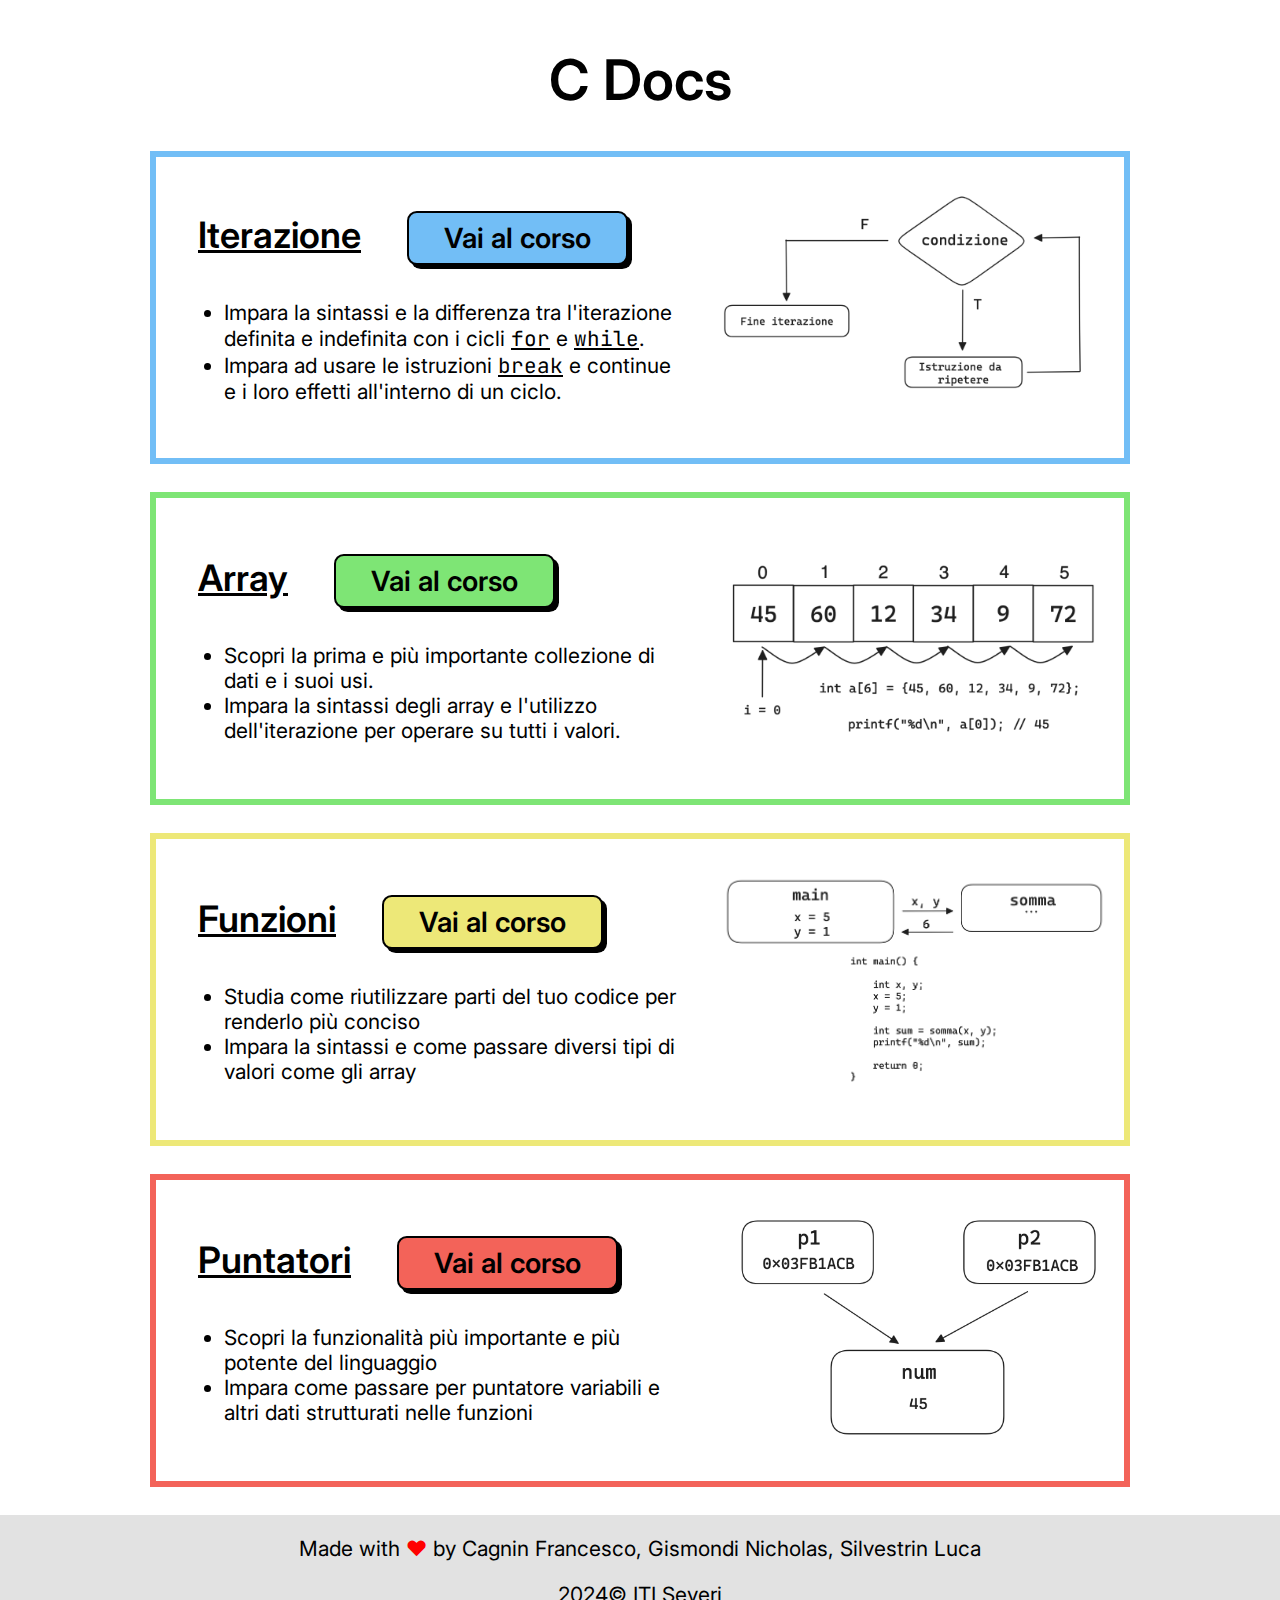
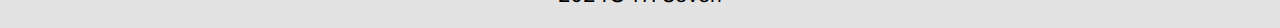
<file: index.html>
<!DOCTYPE html>
<html lang="it">
<head>
    <meta charset="UTF-8">
    <meta name="viewport" content="width=device-width, initial-scale=1.0">
    <title>C Docs</title>
    <link rel="stylesheet" href="prism.css">
    <link rel="stylesheet" href="styles.css">

    <link rel="icon" href="img/logo.svg" type="image/x-icon">

    <link rel="preconnect" href="https://fonts.googleapis.com">
    <link rel="preconnect" href="https://fonts.gstatic.com" crossorigin>
    <link href="https://fonts.googleapis.com/css2?family=Inter:wght@100..900&display=swap" rel="stylesheet">

    <link rel="preconnect" href="https://fonts.googleapis.com">
    <link rel="preconnect" href="https://fonts.gstatic.com" crossorigin>
    <link href="https://fonts.googleapis.com/css2?family=JetBrains+Mono:ital,wght@0,100..800;1,100..800&display=swap" rel="stylesheet">
</head>
<body>
    
    <h1>C Docs</h1>

    <main>
        <section class="argomento-1">
            <div class="testo">
                <div class="superiore">
                    <h2>Iterazione</h2>
                    <button onclick="document.location.href='cicli/cicli.html'">Vai al corso</button>
                </div>
                <ul>
                    <li>Impara la sintassi e la differenza tra l'iterazione definita e indefinita con i cicli <code>for</code> e <code>while</code>.</li>
                    <li>Impara ad usare le istruzioni <code>break</code> e continue e i loro effetti all'interno di un ciclo.</li>
                </ul>
            </div>
            <img src="img/home-cicli.png" alt="cicli" class="img img-cicli">
        </section>
        <section class="argomento-2">
            <div class="testo">
                <div class="superiore">
                    <h2>Array</h2>
                    <button onclick="document.location.href='array/array.html'">Vai al corso</button>
                </div>
                <ul>
                    <li>Scopri la prima e più importante collezione di dati e i suoi usi.</li>
                    <li>Impara la sintassi degli array e l'utilizzo dell'iterazione per operare su tutti i valori.</li>
                </ul>
            </div>
            <img src="img/home-array.png" alt="array" class="img img-array">
        </section>
        <section class="argomento-3">
            <div class="testo">
                <div class="superiore">
                    <h2>Funzioni</h2>
                    <button onclick="document.location.href='funzioni/funzioni.html'">Vai al corso</button>
                </div>
                <ul>
                    <li>Studia come riutilizzare parti del tuo codice per renderlo più conciso</li>
                    <li>Impara la sintassi e come passare diversi tipi di valori come gli array</li>
                </ul>
            </div>
            <img src="img/home-funzioni.png" alt="funzioni" class="img img-funzioni">
        </section>
        <section class="argomento-4">
            <div class="testo">
                <div class="superiore">
                    <h2>Puntatori</h2>
                    <button onclick="document.location.href='puntatori/puntatori.html'">Vai al corso</button>
                </div>
                <ul>
                    <li>Scopri la funzionalità più importante e più potente del linguaggio</li>
                    <li>Impara come passare per puntatore variabili e altri dati strutturati nelle funzioni</li>
                </ul>
            </div>
            <img src="img/home-puntatori.png" alt="puntatori" class="img img-puntatori">
        </section>
    </main>

    <footer>
        <p>Made with <span style="color: red">&#9829;</span> by Cagnin Francesco, Gismondi Nicholas, Silvestrin Luca</p>
        <p>2024&#169; ITI Severi</p>
    </footer>
</body>
</html>
</file>
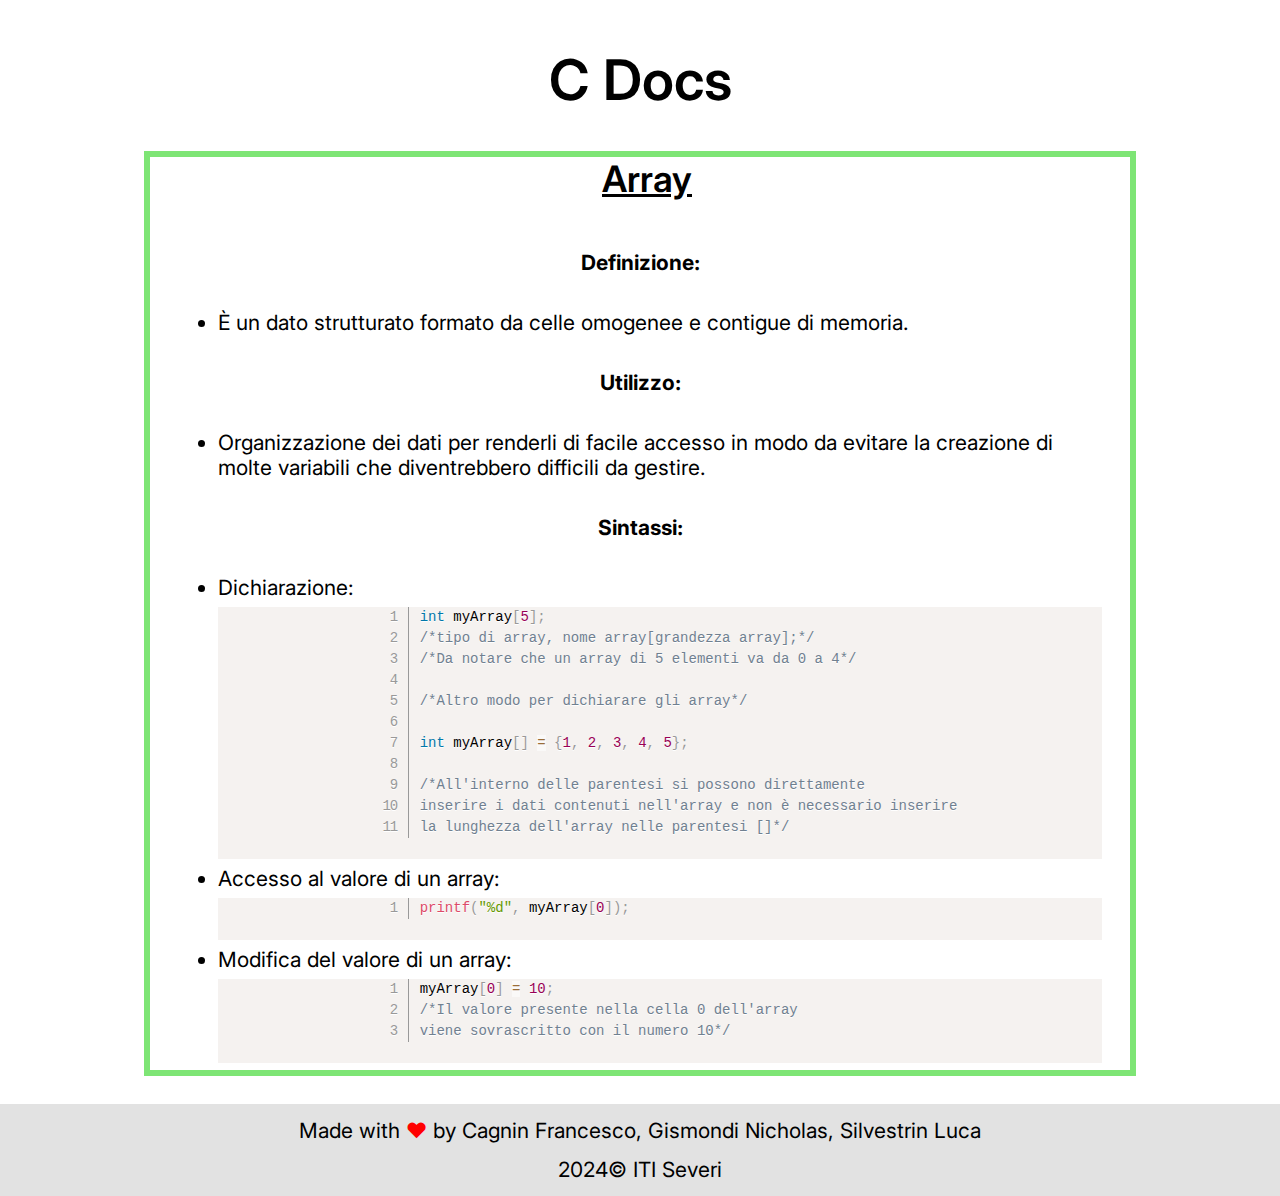
<file: array/array.html>
<!DOCTYPE html>
<html lang="it">
<head>
    <meta charset="UTF-8">
    <meta name="viewport" content="width=device-width, initial-scale=1.0">
    <title>C Docs</title>
    <link rel="stylesheet" href="../prism.css">
    <link rel="stylesheet" href="array.css">
    <link rel="icon" href="../img/logo.svg" type="image/x-icon">

    <link rel="preconnect" href="https://fonts.googleapis.com">
    <link rel="preconnect" href="https://fonts.gstatic.com" crossorigin>
    <link href="https://fonts.googleapis.com/css2?family=Inter:wght@100..900&display=swap" rel="stylesheet">

    <link rel="preconnect" href="https://fonts.googleapis.com">
    <link rel="preconnect" href="https://fonts.gstatic.com" crossorigin>
    <link href="https://fonts.googleapis.com/css2?family=JetBrains+Mono:ital,wght@0,100..800;1,100..800&display=swap" rel="stylesheet">
</head>
<body>
    <h1>C Docs</h1>

    <main>
        <section class="argomento-1">
            <div class="testo">
                <div class="superiore">
                    <h2>Array</h2>
                </div>
                <p><strong>Definizione:</strong></p>
                <ul>
                    <li>È un dato strutturato formato da celle omogenee e contigue di memoria.</li>
                </ul>
                <p><strong>Utilizzo:</strong></p>
                <ul>
                    <li>Organizzazione dei dati per renderli di facile accesso in modo da evitare la creazione di molte variabili che diventrebbero difficili da gestire.</li>
                </ul>
                <p><strong>Sintassi:</strong></p>
                <ul>
                    <li>Dichiarazione:</li>
                    <pre>
                        <code class="language-c line-numbers">int myArray[5];
/*tipo di array, nome array[grandezza array];*/
/*Da notare che un array di 5 elementi va da 0 a 4*/
                    
/*Altro modo per dichiarare gli array*/
                    
int myArray[] = {1, 2, 3, 4, 5};
                    
/*All'interno delle parentesi si possono direttamente 
inserire i dati contenuti nell'array e non è necessario inserire 
la lunghezza dell'array nelle parentesi []*/ 
</code>
                    </pre>
                    <li>Accesso al valore di un array:</li>
                    <pre>
                        <code class="language-c line-numbers">printf("%d", myArray[0]);</code>
                    </pre>
                    <li>Modifica del valore di un array:</li>
                    <pre>
                        <code class="language-c line-numbers">myArray[0] = 10;
/*Il valore presente nella cella 0 dell'array 
viene sovrascritto con il numero 10*/</code>
                    </pre>
                </ul>
            </div>
    </main>

    <footer>
        <p>Made with <span style="color: red">&#9829;</span> by Cagnin Francesco, Gismondi Nicholas, Silvestrin Luca</p>
        <p>2024&#169; ITI Severi</p>
    </footer>

    <script src="../prism.js"></script>
</body>
</html>
</file>
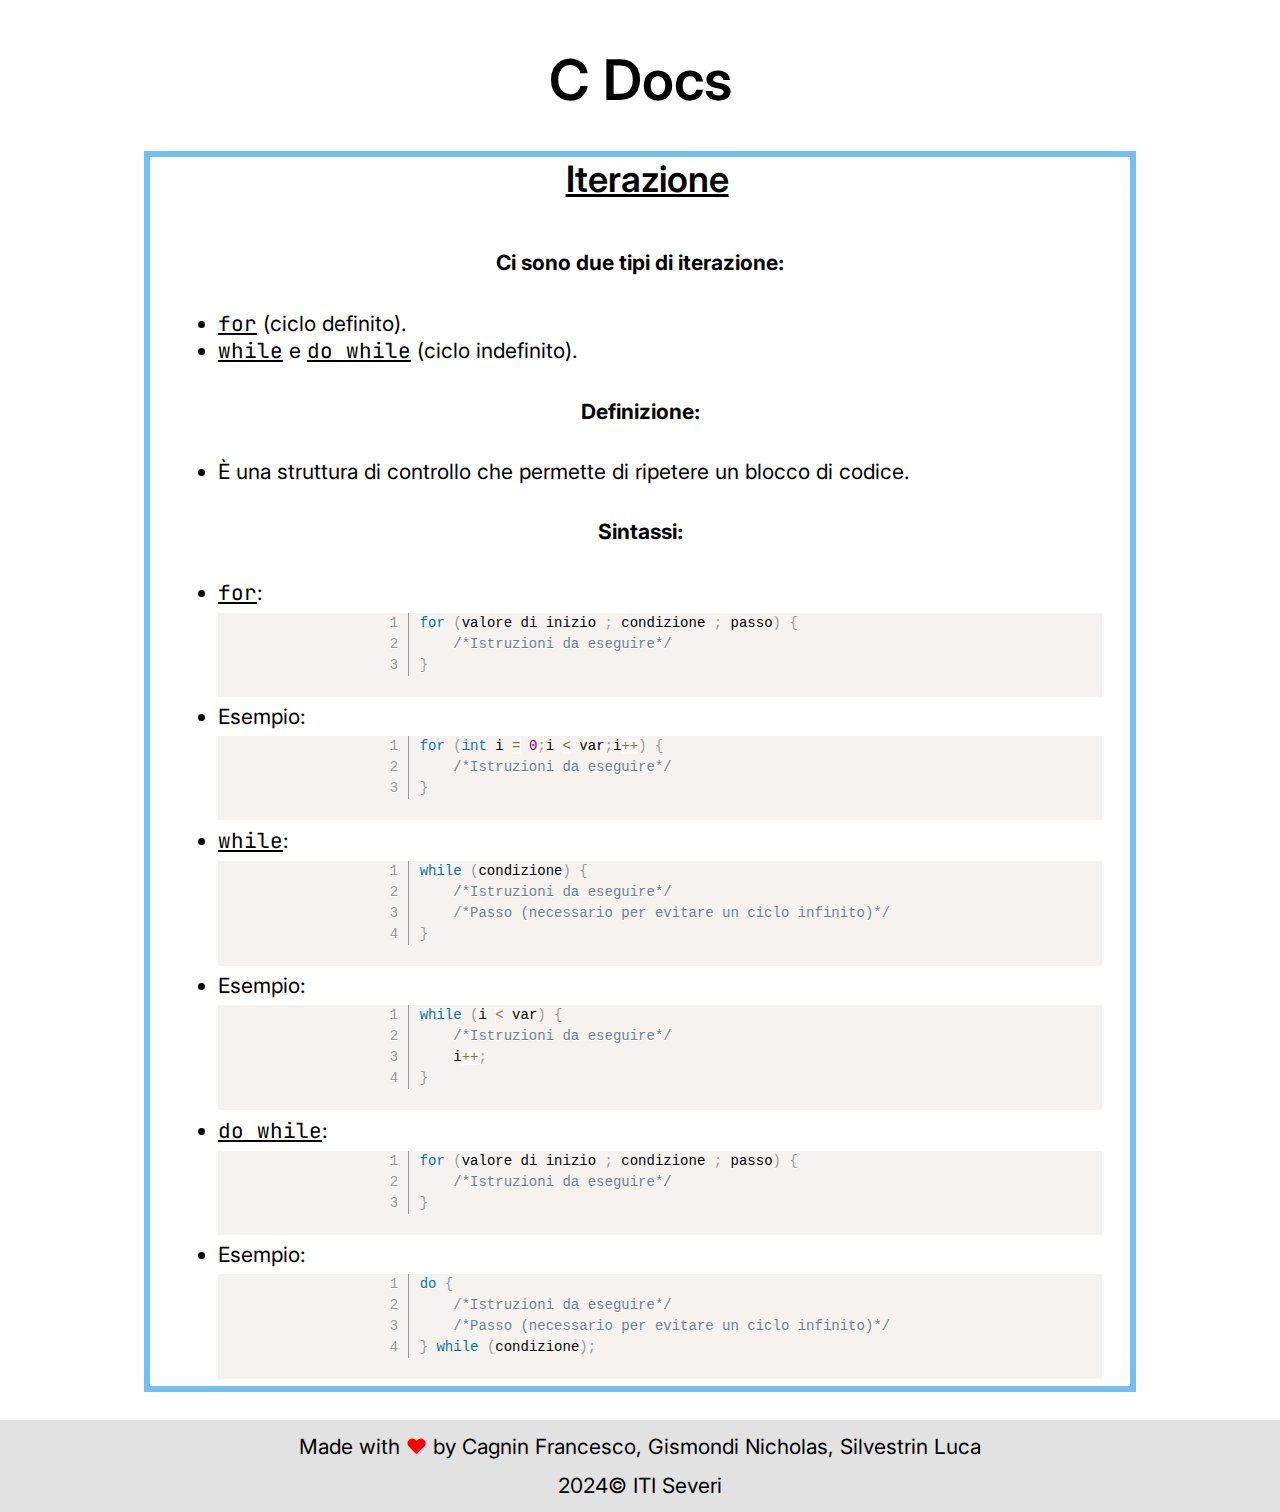
<file: cicli/cicli.html>
<!DOCTYPE html>
<html lang="it">
<head>
    <meta charset="UTF-8">
    <meta name="viewport" content="width=device-width, initial-scale=1.0">
    <title>C Docs</title>
    <link rel="stylesheet" href="../prism.css">
    <link rel="stylesheet" href="cicli.css">
    <link rel="icon" href="../img/logo.svg" type="image/x-icon">
    <link rel="preconnect" href="https://fonts.googleapis.com">
    <link rel="preconnect" href="https://fonts.gstatic.com" crossorigin>
    <link href="https://fonts.googleapis.com/css2?family=Inter:wght@100..900&display=swap" rel="stylesheet">

    <link rel="preconnect" href="https://fonts.googleapis.com">
    <link rel="preconnect" href="https://fonts.gstatic.com" crossorigin>
    <link href="https://fonts.googleapis.com/css2?family=JetBrains+Mono:ital,wght@0,100..800;1,100..800&display=swap" rel="stylesheet">
</head>
<body>
    <h1>C Docs</h1>

    <main>
        <section class="argomento-1">
            <div class="testo">
                <div class="superiore">
                    <h2>Iterazione</h2>
                </div>
                <p><strong>Ci sono due tipi di iterazione:</strong></p>
                <ul>
                    <li><code>for</code> (ciclo definito).</li>
                    <li><code>while</code> e <code>do while</code> (ciclo indefinito).</li>
                </ul>
                <p><strong>Definizione:</strong></p>
                <ul>
                    <li>È una struttura di controllo che permette di ripetere un blocco di codice.</li>
                </ul>
                <p><strong>Sintassi:</strong></p>
                <ul>
                    <li><code>for</code>:</li>
                    <pre>
                        <code class="language-c line-numbers">for (valore di inizio ; condizione ; passo) {
    /*Istruzioni da eseguire*/
}</code>
                    </pre>
                    <li>Esempio:</li>
                    <pre>
                        <code class="language-c line-numbers">for (int i = 0;i < var;i++) {
    /*Istruzioni da eseguire*/
}</code>
                    </pre>
                    <li><code>while</code>:</li>
                    <pre>
                        <code class="language-c line-numbers">while (condizione) {
    /*Istruzioni da eseguire*/
    /*Passo (necessario per evitare un ciclo infinito)*/
}</code>
                    </pre>
                    <li>Esempio:</li>
                    <pre>
                        <code class="language-c line-numbers">while (i < var) {
    /*Istruzioni da eseguire*/
    i++;
}</code>
                    </pre>
                    <li><code>do while</code>:</li>
                    <pre>
                        <code class="language-c line-numbers">for (valore di inizio ; condizione ; passo) {
    /*Istruzioni da eseguire*/
}</code>
                    </pre>
                    <li>Esempio:</li>
                    <pre>
                        <code class="language-c line-numbers">do {
    /*Istruzioni da eseguire*/
    /*Passo (necessario per evitare un ciclo infinito)*/
} while (condizione);</code>
                    </pre>
            </div>
        
    </main>

    <footer>
        <p>Made with <span style="color: red">&#9829;</span> by Cagnin Francesco, Gismondi Nicholas, Silvestrin Luca</p>
        <p>2024&#169; ITI Severi</p>
    </footer>

    <script src="../prism.js"></script>
</body>
</html>
</file>
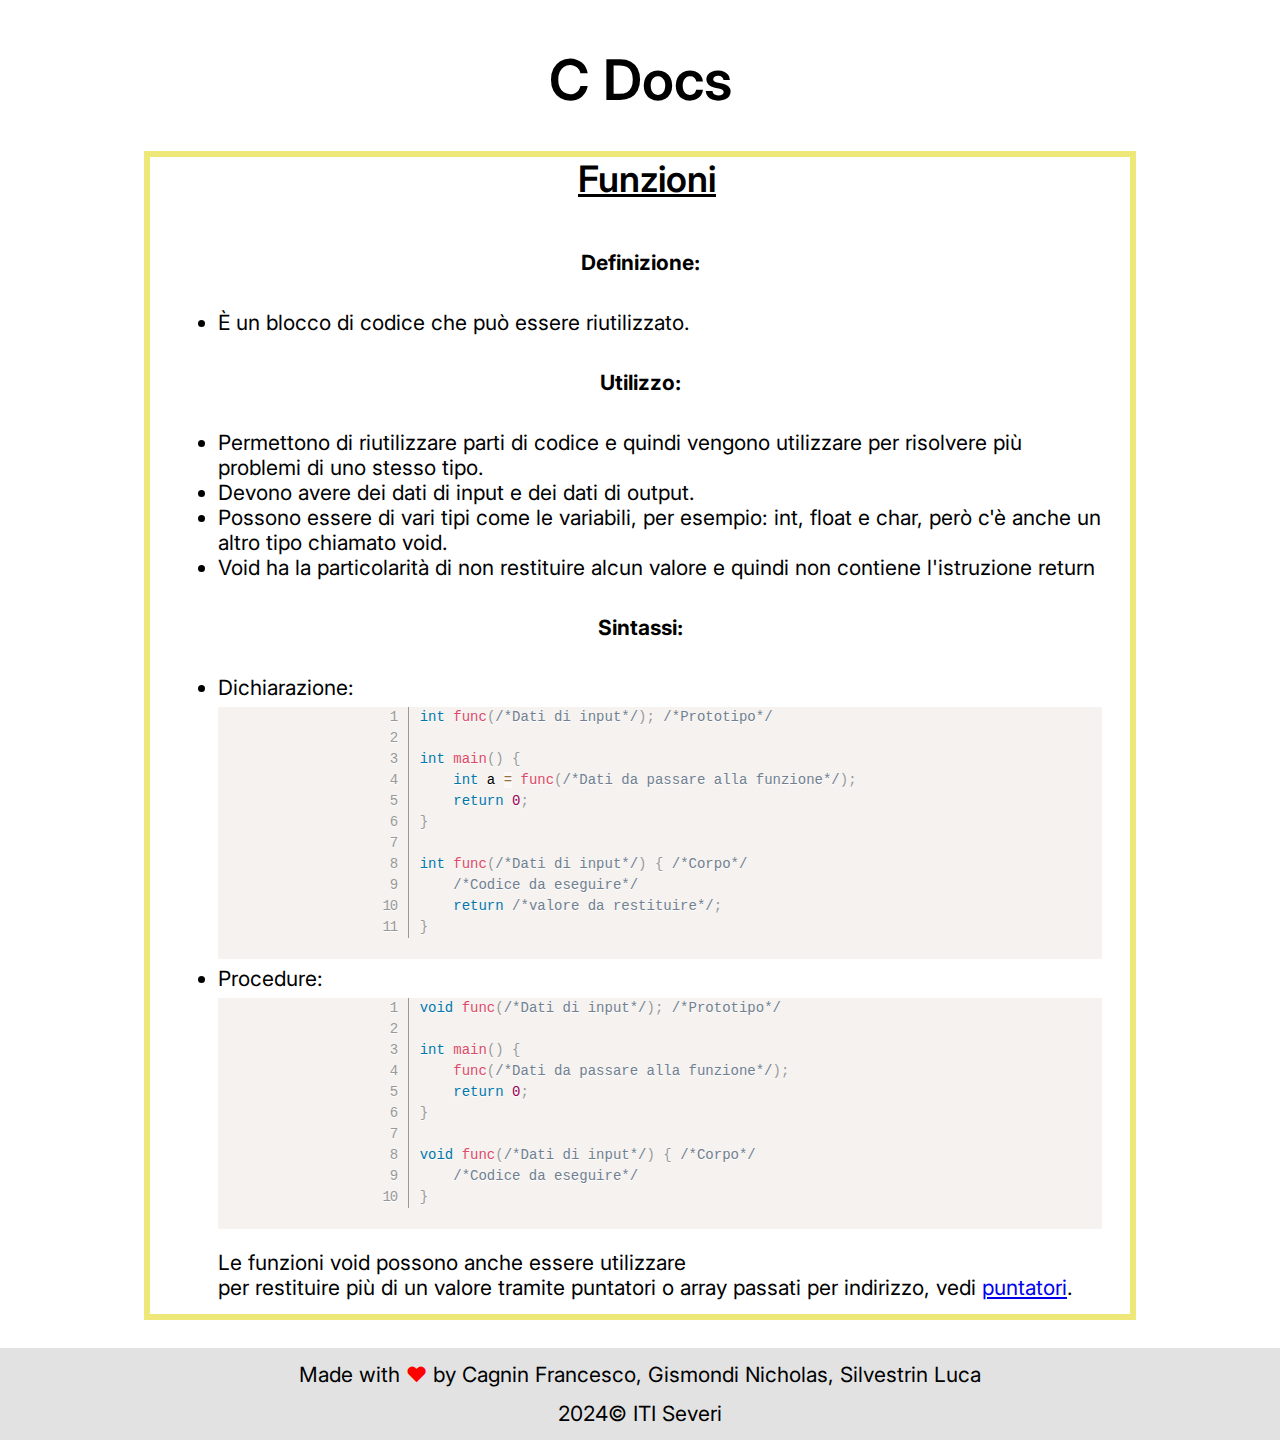
<file: funzioni/funzioni.html>
<!DOCTYPE html>
<html lang="it">
<head>
    <meta charset="UTF-8">
    <meta name="viewport" content="width=device-width, initial-scale=1.0">
    <title>C Docs</title>
    <link rel="stylesheet" href="../prism.css">
    <link rel="stylesheet" href="funzioni.css">
    <link rel="icon" href="../img/logo.svg" type="image/x-icon">
    <link rel="preconnect" href="https://fonts.googleapis.com">
    <link rel="preconnect" href="https://fonts.gstatic.com" crossorigin>
    <link href="https://fonts.googleapis.com/css2?family=Inter:wght@100..900&display=swap" rel="stylesheet">

    <link rel="preconnect" href="https://fonts.googleapis.com">
    <link rel="preconnect" href="https://fonts.gstatic.com" crossorigin>
    <link href="https://fonts.googleapis.com/css2?family=JetBrains+Mono:ital,wght@0,100..800;1,100..800&display=swap" rel="stylesheet">
</head>
<body>
    <h1>C Docs</h1>

    <main>
        <section class="argomento-1">
            <div class="testo">
                <div class="superiore">
                    <h2>Funzioni</h2>
                </div>
                <p><strong>Definizione:</strong></p>
                <ul>
                    <li>È un blocco di codice che può essere riutilizzato.</li>
                </ul>
                <p><strong>Utilizzo:</strong></p>
                <ul>
                    <li>Permettono di riutilizzare parti di codice e quindi vengono utilizzare per risolvere più problemi di uno stesso tipo.</li>
                    <li>Devono avere dei dati di input e dei dati di output.</li>
                    <li>Possono essere di vari tipi come le variabili, per esempio: int, float e char, però c'è anche un altro tipo chiamato void.</li>
                    <li>Void ha la particolarità di non restituire alcun valore e quindi non contiene l'istruzione return</li>
                </ul>
                <p><strong>Sintassi:</strong></p>
                <ul>
                    <li>Dichiarazione:</li>
                    <pre>
                        <code class="language-c line-numbers">int func(/*Dati di input*/); /*Prototipo*/

int main() {
    int a = func(/*Dati da passare alla funzione*/);
    return 0;
}
                    
int func(/*Dati di input*/) { /*Corpo*/
    /*Codice da eseguire*/
    return /*valore da restituire*/;
}
</code>
                    </pre>
                    <li>Procedure:</li>
                    <pre>
                        <code class="language-c line-numbers">void func(/*Dati di input*/); /*Prototipo*/

int main() {
    func(/*Dati da passare alla funzione*/);
    return 0;
}
                    
void func(/*Dati di input*/) { /*Corpo*/
    /*Codice da eseguire*/
}</code>
                    </pre>
                    <p>Le funzioni void possono anche essere utilizzare<br> per restituire più di un valore tramite puntatori o array passati per indirizzo, vedi <a href="../funzioni/funzioni.html">puntatori</a>.</p>
                </ul>
            </div>
    </main>

    <footer>
        <p>Made with <span style="color: red">&#9829;</span> by Cagnin Francesco, Gismondi Nicholas, Silvestrin Luca</p>
        <p>2024&#169; ITI Severi</p>
    </footer>

    <script src="../prism.js"></script>
</body>
</html>
</file>
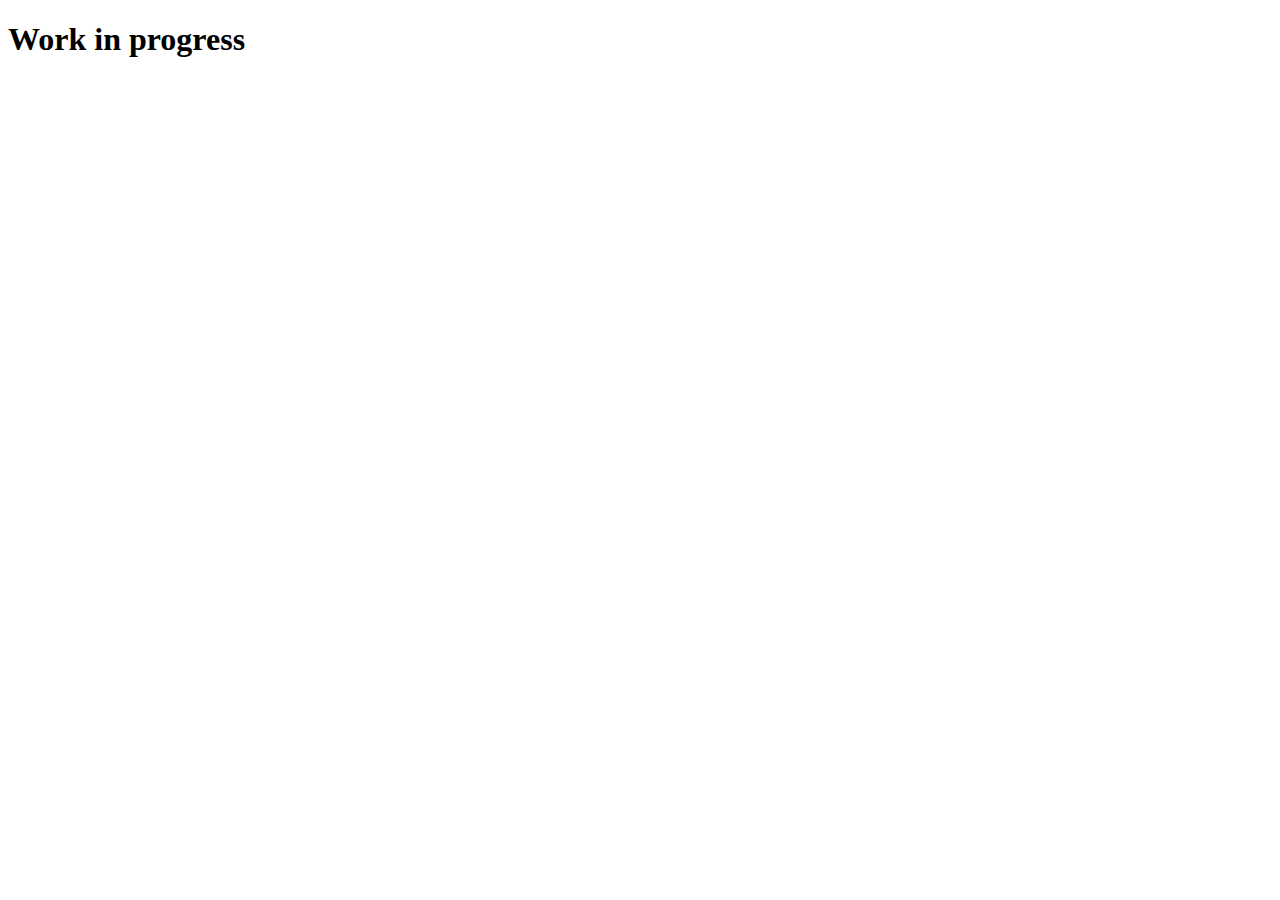
<file: puntatori/puntatori.html>
<!DOCTYPE html>
<html lang="it">
<head>
    <meta charset="UTF-8">
    <meta name="viewport" content="width=device-width, initial-scale=1.0">
    <title>C Docs</title>
    <link rel="icon" href="../img/logo.svg" type="image/x-icon">
</head>
<body>
    <h1>Work in progress</h1>
</body>
</html>
</file>
<file: prism.css>
/* PrismJS 1.29.0
https://prismjs.com/download.html#themes=prism&languages=markup+css+clike+c&plugins=line-highlight+line-numbers+show-language+toolbar+copy-to-clipboard */
code[class*=language-],pre[class*=language-]{color:#000;background:0 0;text-shadow:0 1px #fff;font-family:Consolas,Monaco,'Andale Mono','Ubuntu Mono',monospace;font-size:1em;text-align:left;white-space:pre;word-spacing:normal;word-break:normal;word-wrap:normal;line-height:1.5;-moz-tab-size:4;-o-tab-size:4;tab-size:4;-webkit-hyphens:none;-moz-hyphens:none;-ms-hyphens:none;hyphens:none}code[class*=language-] ::-moz-selection,code[class*=language-]::-moz-selection,pre[class*=language-] ::-moz-selection,pre[class*=language-]::-moz-selection{text-shadow:none;background:#b3d4fc}code[class*=language-] ::selection,code[class*=language-]::selection,pre[class*=language-] ::selection,pre[class*=language-]::selection{text-shadow:none;background:#b3d4fc}@media print{code[class*=language-],pre[class*=language-]{text-shadow:none}}pre[class*=language-]{padding:1em;margin:.5em 0;overflow:auto}:not(pre)>code[class*=language-],pre[class*=language-]{background:#f5f2f0}:not(pre)>code[class*=language-]{padding:.1em;border-radius:.3em;white-space:normal}.token.cdata,.token.comment,.token.doctype,.token.prolog{color:#708090}.token.punctuation{color:#999}.token.namespace{opacity:.7}.token.boolean,.token.constant,.token.deleted,.token.number,.token.property,.token.symbol,.token.tag{color:#905}.token.attr-name,.token.builtin,.token.char,.token.inserted,.token.selector,.token.string{color:#690}.language-css .token.string,.style .token.string,.token.entity,.token.operator,.token.url{color:#9a6e3a;background:hsla(0,0%,100%,.5)}.token.atrule,.token.attr-value,.token.keyword{color:#07a}.token.class-name,.token.function{color:#dd4a68}.token.important,.token.regex,.token.variable{color:#e90}.token.bold,.token.important{font-weight:700}.token.italic{font-style:italic}.token.entity{cursor:help}
pre[data-line]{position:relative;padding:1em 0 1em 3em}.line-highlight{position:absolute;left:0;right:0;padding:inherit 0;margin-top:1em;background:hsla(24,20%,50%,.08);background:linear-gradient(to right,hsla(24,20%,50%,.1) 70%,hsla(24,20%,50%,0));pointer-events:none;line-height:inherit;white-space:pre}@media print{.line-highlight{-webkit-print-color-adjust:exact;color-adjust:exact}}.line-highlight:before,.line-highlight[data-end]:after{content:attr(data-start);position:absolute;top:.4em;left:.6em;min-width:1em;padding:0 .5em;background-color:hsla(24,20%,50%,.4);color:#f4f1ef;font:bold 65%/1.5 sans-serif;text-align:center;vertical-align:.3em;border-radius:999px;text-shadow:none;box-shadow:0 1px #fff}.line-highlight[data-end]:after{content:attr(data-end);top:auto;bottom:.4em}.line-numbers .line-highlight:after,.line-numbers .line-highlight:before{content:none}pre[id].linkable-line-numbers span.line-numbers-rows{pointer-events:all}pre[id].linkable-line-numbers span.line-numbers-rows>span:before{cursor:pointer}pre[id].linkable-line-numbers span.line-numbers-rows>span:hover:before{background-color:rgba(128,128,128,.2)}
pre[class*=language-].line-numbers{position:relative;padding-left:3.8em;counter-reset:linenumber}pre[class*=language-].line-numbers>code{position:relative;white-space:inherit}.line-numbers .line-numbers-rows{position:absolute;pointer-events:none;top:0;font-size:100%;left:-3.8em;width:3em;letter-spacing:-1px;border-right:1px solid #999;-webkit-user-select:none;-moz-user-select:none;-ms-user-select:none;user-select:none}.line-numbers-rows>span{display:block;counter-increment:linenumber}.line-numbers-rows>span:before{content:counter(linenumber);color:#999;display:block;padding-right:.8em;text-align:right}
div.code-toolbar{position:relative}div.code-toolbar>.toolbar{position:absolute;z-index:10;top:.3em;right:.2em;transition:opacity .3s ease-in-out;opacity:0}div.code-toolbar:hover>.toolbar{opacity:1}div.code-toolbar:focus-within>.toolbar{opacity:1}div.code-toolbar>.toolbar>.toolbar-item{display:inline-block}div.code-toolbar>.toolbar>.toolbar-item>a{cursor:pointer}div.code-toolbar>.toolbar>.toolbar-item>button{background:0 0;border:0;color:inherit;font:inherit;line-height:normal;overflow:visible;padding:0;-webkit-user-select:none;-moz-user-select:none;-ms-user-select:none}div.code-toolbar>.toolbar>.toolbar-item>a,div.code-toolbar>.toolbar>.toolbar-item>button,div.code-toolbar>.toolbar>.toolbar-item>span{color:#bbb;font-size:.8em;padding:0 .5em;background:#f5f2f0;background:rgba(224,224,224,.2);box-shadow:0 2px 0 0 rgba(0,0,0,.2);border-radius:.5em}div.code-toolbar>.toolbar>.toolbar-item>a:focus,div.code-toolbar>.toolbar>.toolbar-item>a:hover,div.code-toolbar>.toolbar>.toolbar-item>button:focus,div.code-toolbar>.toolbar>.toolbar-item>button:hover,div.code-toolbar>.toolbar>.toolbar-item>span:focus,div.code-toolbar>.toolbar>.toolbar-item>span:hover{color:inherit;text-decoration:none}
</file>
<file: styles.css>
h1,
h2,
li,
a,
p,
button {
  font-family: "Inter", sans-serif;
}

p {
    font-size: 1.5rem;
}

html {
    font-size: 14px;
}

body {
    display: flex;
    justify-content: center;
    align-items: center;
    flex-direction: column;
}

h1 {
    font-size: 4rem;
    text-align: center;
    font-weight: 600;
}

h2 {
    font-size: 2.6rem;
    font-weight: 600;
    text-decoration-line: underline;
    display: inline-block;
    margin: 0 auto;
    text-align: end;
}

button {
    margin-top: 0;
    font-size: 2rem;
    font-weight: 600;
    color: #000000;
    padding: 0.6rem 2.5rem;
    border-radius: 0.7rem;
    box-shadow: 4px 4px black;
    margin-left: 3rem;
    text-decoration: none;
    transition: transform linear 100ms;
    border: 2px solid black;
}

button:active {
    box-shadow: none;
    transform: translate(4px, 4px);
    -moz-transform: translate(4px, 4px);
    -webkit-transform: translate(4px, 4px);
}

code {
    font-family: "JetBrains Mono", monospace;
    text-decoration-line: underline;
}

.argomento-1 button {
    background: #72BEF6;
}

.argomento-2 button {
    background: #7EE575;
}

.argomento-3 button {
    background: #EDE878;
}

.argomento-4 button {
    background: #F36359;
}

li {
    font-size: 1.5rem;
    font-weight: 400;
    margin: 0;
}

ul {
    margin: 0;
    flex: 3;
}

main {
    width: 70rem;
    display: flex;
    flex-direction: column;
    gap: 2rem;
}

.argomento-1 {
    border: 6px solid #72BEF6;
}

.argomento-2 {
    border: 6px solid #7EE575;
}

.argomento-3 {
    border: 6px solid #EDE878;
}

.argomento-4 {
    border: 6px solid #F36359;
}


section {
    display: flex;
    height: 21.5rem;
    align-items: center;
}

.superiore {
    margin-left: 1rem;
    margin-bottom: 1rem;
    flex: 1;
}

.testo {
    padding: 0 2rem;
    flex: 4;
    display: flex;
    flex-direction: column;
    gap: 1.5rem;
}

.img {
    flex: auto;
    max-width: 30rem;
    object-fit: contain;
}

footer {
    width: 100vw;
    text-align: center;
    background: #e2e2e2;
    margin-top: 2rem;
    margin-bottom: 0;
}

body {
    margin-bottom: 0;
}


@media screen and (max-width: 1050px) {
    html {
        font-size: 12px;
    }
}

@media screen and (max-width: 880px) {
    html {
        font-size: 10px;
    }
}

@media screen and (max-width: 700px) {
    main {
        width: 90vw;
    }

    section {
       flex-direction: column;
       height: auto;
    }
    .superiore {
        margin-top: 2rem;
    }
}

@media screen and (max-width: 450px) {
    .superiore {
        flex-direction: column;
        align-items: center;
    }

    h2 {
        display: block;
        text-align: center;
    }

    button {
        display: block;
        margin: 0 auto;
        margin-top: 1rem;
    }

    .img {
        max-width: 25rem;
    }
}
</file>
<file: array/array.css>
h1,
h2,
li,
p,
button {
  font-family: "Inter", sans-serif;
}

html {
    font-size: 14px;
}

body {
    display: flex;
    justify-content: center;
    align-items: center;
    flex-direction: column;
}

h1 {
    font-size: 4rem;
    text-align: center;
    font-weight: 600;
}

h2 {
    font-size: 2.6rem;
    font-weight: 600;
    text-decoration-line: underline;
    margin: 0 auto;
    text-align: center;
}

button {
    margin-top: 0;
    font-size: 2rem;
    font-weight: 600;
    color: #000000;
    padding: 0.6rem 2.5rem;
    border-radius: 0.7rem;
    box-shadow: 4px 4px black;
    margin-left: 3rem;
    text-decoration: none;
    transition: transform linear 100ms;
}

button:active {
    box-shadow: none;
    transform: translate(4px, 4px);
    -moz-transform: translate(4px, 4px);
    -webkit-transform: translate(4px, 4px);
}

code {
    font-family: "JetBrains Mono", monospace;
    text-decoration-line: underline;
}

code.language-c {
    text-decoration-line: none;
    display: inline-block !important;
    width: 50% !important;
    align-self: center;
    
}
pre {
    width: 100% !important;
    margin: 0 auto;
    padding: 0 !important;
    align-self: left;
}

.code-toolbar {
    display: flex;
    justify-content: center;
    align-items: center;
}

li, p {
    font-size: 1.5rem;
    font-weight: 400;
    margin: 0;
}

ul {
    margin: 0;
    flex: 3;
}

main {
    border: 6px solid #7EE575;
    width: 70rem;
    display: flex;
    flex-direction: column;
    gap: 2rem;
}

section {
    display: flex;
    align-items: center;
}

.superiore {
    margin-left: 1rem;
    margin-bottom: 1rem;
    flex: 1;
}

.testo {
    padding: 0 2rem;
    flex: 4;
    display: flex;
    flex-direction: column;
    gap: 1.5rem;
}

.img {
    flex: 2;
    max-width: 30rem;
    object-fit: contain;
}

footer {
    width: 100vw;
    text-align: center;
    background: #e2e2e2;
    margin-top: 2rem;
    margin-bottom: 0;
}

body {
    margin-bottom: 0;
}

p {
    font-size: 1.5rem;
    margin: 1rem auto !important;
}

@media screen and (max-width: 1050px) {
    html {
        font-size: 12px;
    }
}

@media screen and (max-width: 880px) {
    html {
        font-size: 10px;
    }
}

@media screen and (max-width: 700px) {
    main {
        width: 90vw;
    }

    section {
       flex-direction: column;
       height: auto;
    }
    .superiore {
        margin-top: 2rem;
    }
}

@media screen and (max-width: 450px) {
    .superiore {
        flex-direction: row;
    }
.img {
    max-width: 25rem;
}
}
</file>
<file: cicli/cicli.css>
h1,
h2,
li,
p,
button {
  font-family: "Inter", sans-serif;
}

html {
    font-size: 14px;
}

body {
    display: flex;
    justify-content: center;
    align-items: center;
    flex-direction: column;
}

h1 {
    font-size: 4rem;
    text-align: center;
    font-weight: 600;
}

h2 {
    font-size: 2.6rem;
    font-weight: 600;
    text-decoration-line: underline;
    margin: 0 auto;
    text-align: center;
}

button {
    margin-top: 0;
    font-size: 2rem;
    font-weight: 600;
    color: #000000;
    padding: 0.6rem 2.5rem;
    border-radius: 0.7rem;
    box-shadow: 4px 4px black;
    margin-left: 3rem;
    text-decoration: none;
    transition: transform linear 100ms;
}

button:active {
    box-shadow: none;
    transform: translate(4px, 4px);
    -moz-transform: translate(4px, 4px);
    -webkit-transform: translate(4px, 4px);
}

code {
    font-family: "JetBrains Mono", monospace;
    text-decoration-line: underline;
}

code.language-c {
    text-decoration-line: none;
    display: inline-block !important;
    width: 50% !important;
    align-self: center;
    
}
pre {
    width: 100% !important;
    margin: 0 auto;
    padding: 0 !important;
    align-self: left;
}

.code-toolbar {
    display: flex;
    justify-content: center;
    align-items: center;
}

li, p {
    font-size: 1.5rem;
    font-weight: 400;
    margin: 0;
}

ul {
    margin: 0;
    flex: 3;
}

main {
    border: 6px solid #72BEF6;
    width: 70rem;
    display: flex;
    flex-direction: column;
    gap: 2rem;
}

section {
    display: flex;
    align-items: center;
}

.superiore {
    margin-left: 1rem;
    margin-bottom: 1rem;
    flex: 1;
}

.testo {
    padding: 0 2rem;
    flex: 4;
    display: flex;
    flex-direction: column;
    gap: 1.5rem;
}

body {
    margin-bottom: 0;
}

.img {
    flex: 2;
    max-width: 30rem;
    object-fit: contain;
}

footer {
    width: 100vw;
    text-align: center;
    background: #e2e2e2;
    margin-top: 2rem;
    margin-bottom: 0;
}
p {
    font-size: 1.5rem;
    margin: 1rem auto !important;
}

@media screen and (max-width: 1050px) {
    html {
        font-size: 12px;
    }
}

@media screen and (max-width: 880px) {
    html {
        font-size: 10px;
    }
}

@media screen and (max-width: 700px) {
    main {
        width: 90vw;
    }

    section {
       flex-direction: column;
       height: auto;
    }
    .superiore {
        margin-top: 2rem;
    }
}

@media screen and (max-width: 450px) {
    .superiore {
        flex-direction: row;
    }
.img {
    max-width: 25rem;
}
}
</file>
<file: funzioni/funzioni.css>
h1,
h2,
li,
p,
button {
  font-family: "Inter", sans-serif;
}

html {
    font-size: 14px;
}

body {
    display: flex;
    justify-content: center;
    align-items: center;
    flex-direction: column;
}

h1 {
    font-size: 4rem;
    text-align: center;
    font-weight: 600;
}

h2 {
    font-size: 2.6rem;
    font-weight: 600;
    text-decoration-line: underline;
    margin: 0 auto;
    text-align: center;
}

button {
    margin-top: 0;
    font-size: 2rem;
    font-weight: 600;
    color: #000000;
    padding: 0.6rem 2.5rem;
    border-radius: 0.7rem;
    box-shadow: 4px 4px black;
    margin-left: 3rem;
    text-decoration: none;
    transition: transform linear 100ms;
}

button:active {
    box-shadow: none;
    transform: translate(4px, 4px);
    -moz-transform: translate(4px, 4px);
    -webkit-transform: translate(4px, 4px);
}

code {
    font-family: "JetBrains Mono", monospace;
    text-decoration-line: underline;
}

code.language-c {
    text-decoration-line: none;
    display: inline-block !important;
    width: 50% !important;
    align-self: center;
    
}
pre {
    width: 100% !important;
    margin: 0 auto;
    padding: 0 !important;
    align-self: left;
}

.code-toolbar {
    display: flex;
    justify-content: center;
    align-items: center;
}

li, p {
    font-size: 1.5rem;
    font-weight: 400;
    margin: 0;
}

ul {
    margin: 0;
    flex: 3;
}

main {
    border: 6px solid #EDE878;
    width: 70rem;
    display: flex;
    flex-direction: column;
    gap: 2rem;
}

section {
    display: flex;
    align-items: center;
}

.superiore {
    margin-left: 1rem;
    margin-bottom: 1rem;
    flex: 1;
}

.testo {
    padding: 0 2rem;
    flex: 4;
    display: flex;
    flex-direction: column;
    gap: 1.5rem;
}

body {
    margin-bottom: 0;
}

.img {
    flex: 2;
    max-width: 30rem;
    object-fit: contain;
}

footer {
    width: 100vw;
    text-align: center;
    background: #e2e2e2;
    margin-top: 2rem;
    margin-bottom: 0;
}
p {
    font-size: 1.5rem;
    margin: 1rem auto !important;
}

@media screen and (max-width: 1050px) {
    html {
        font-size: 12px;
    }
}

@media screen and (max-width: 880px) {
    html {
        font-size: 10px;
    }
}

@media screen and (max-width: 700px) {
    main {
        width: 90vw;
    }

    section {
       flex-direction: column;
       height: auto;
    }
    .superiore {
        margin-top: 2rem;
    }
}

@media screen and (max-width: 450px) {
    .superiore {
        flex-direction: row;
    }
.img {
    max-width: 25rem;
}
}
</file>
